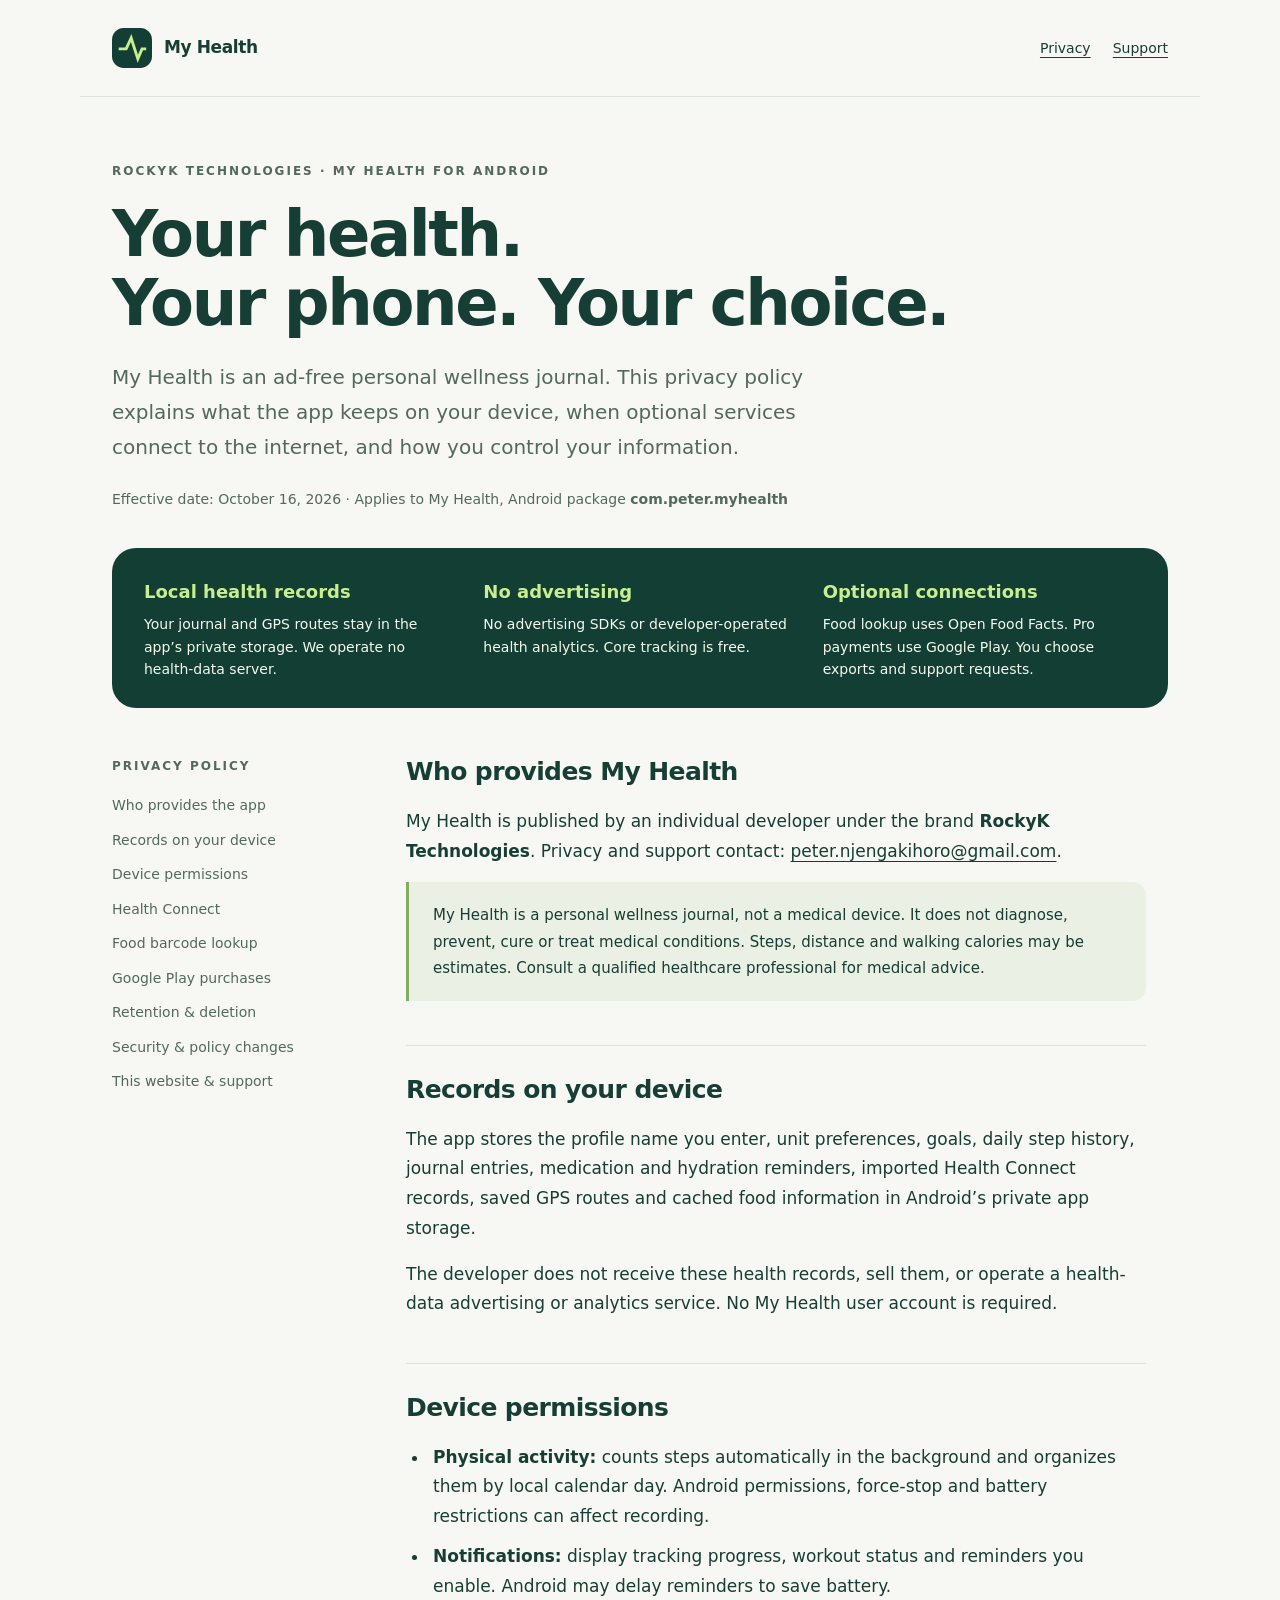
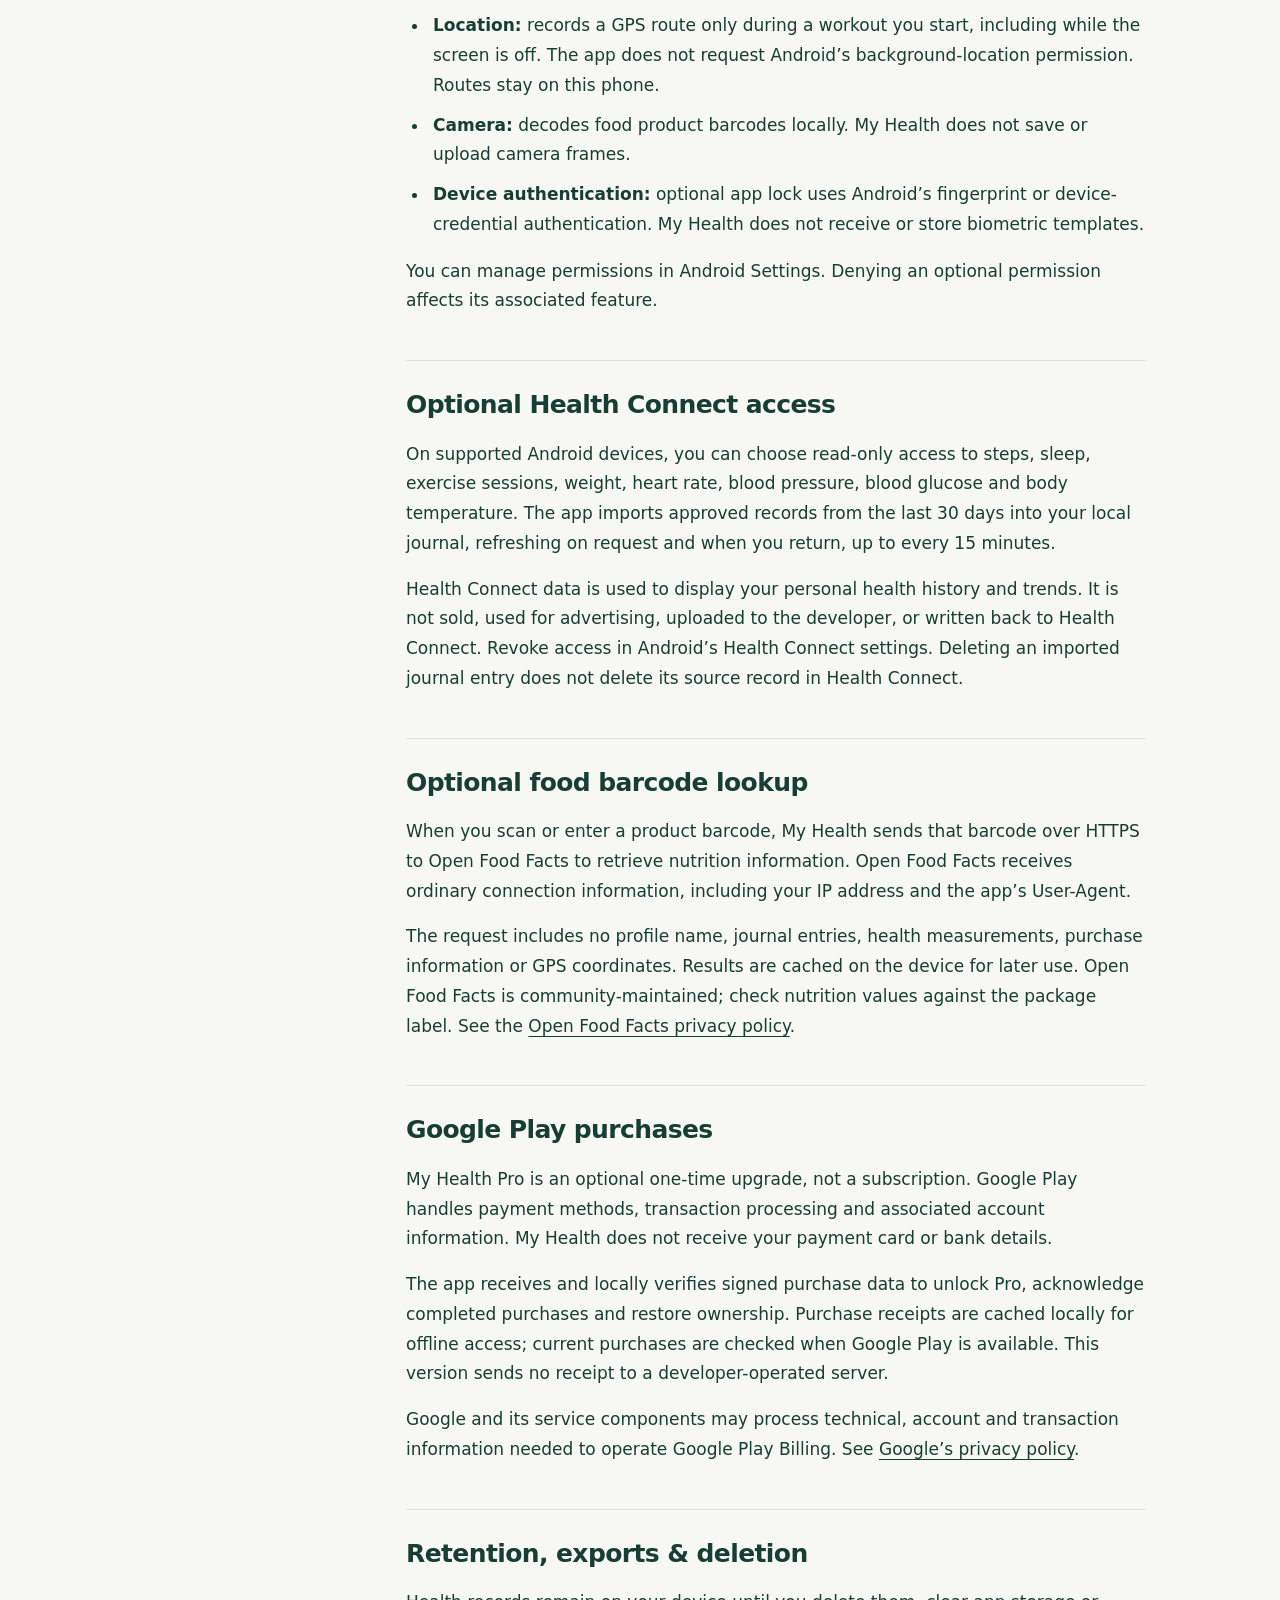
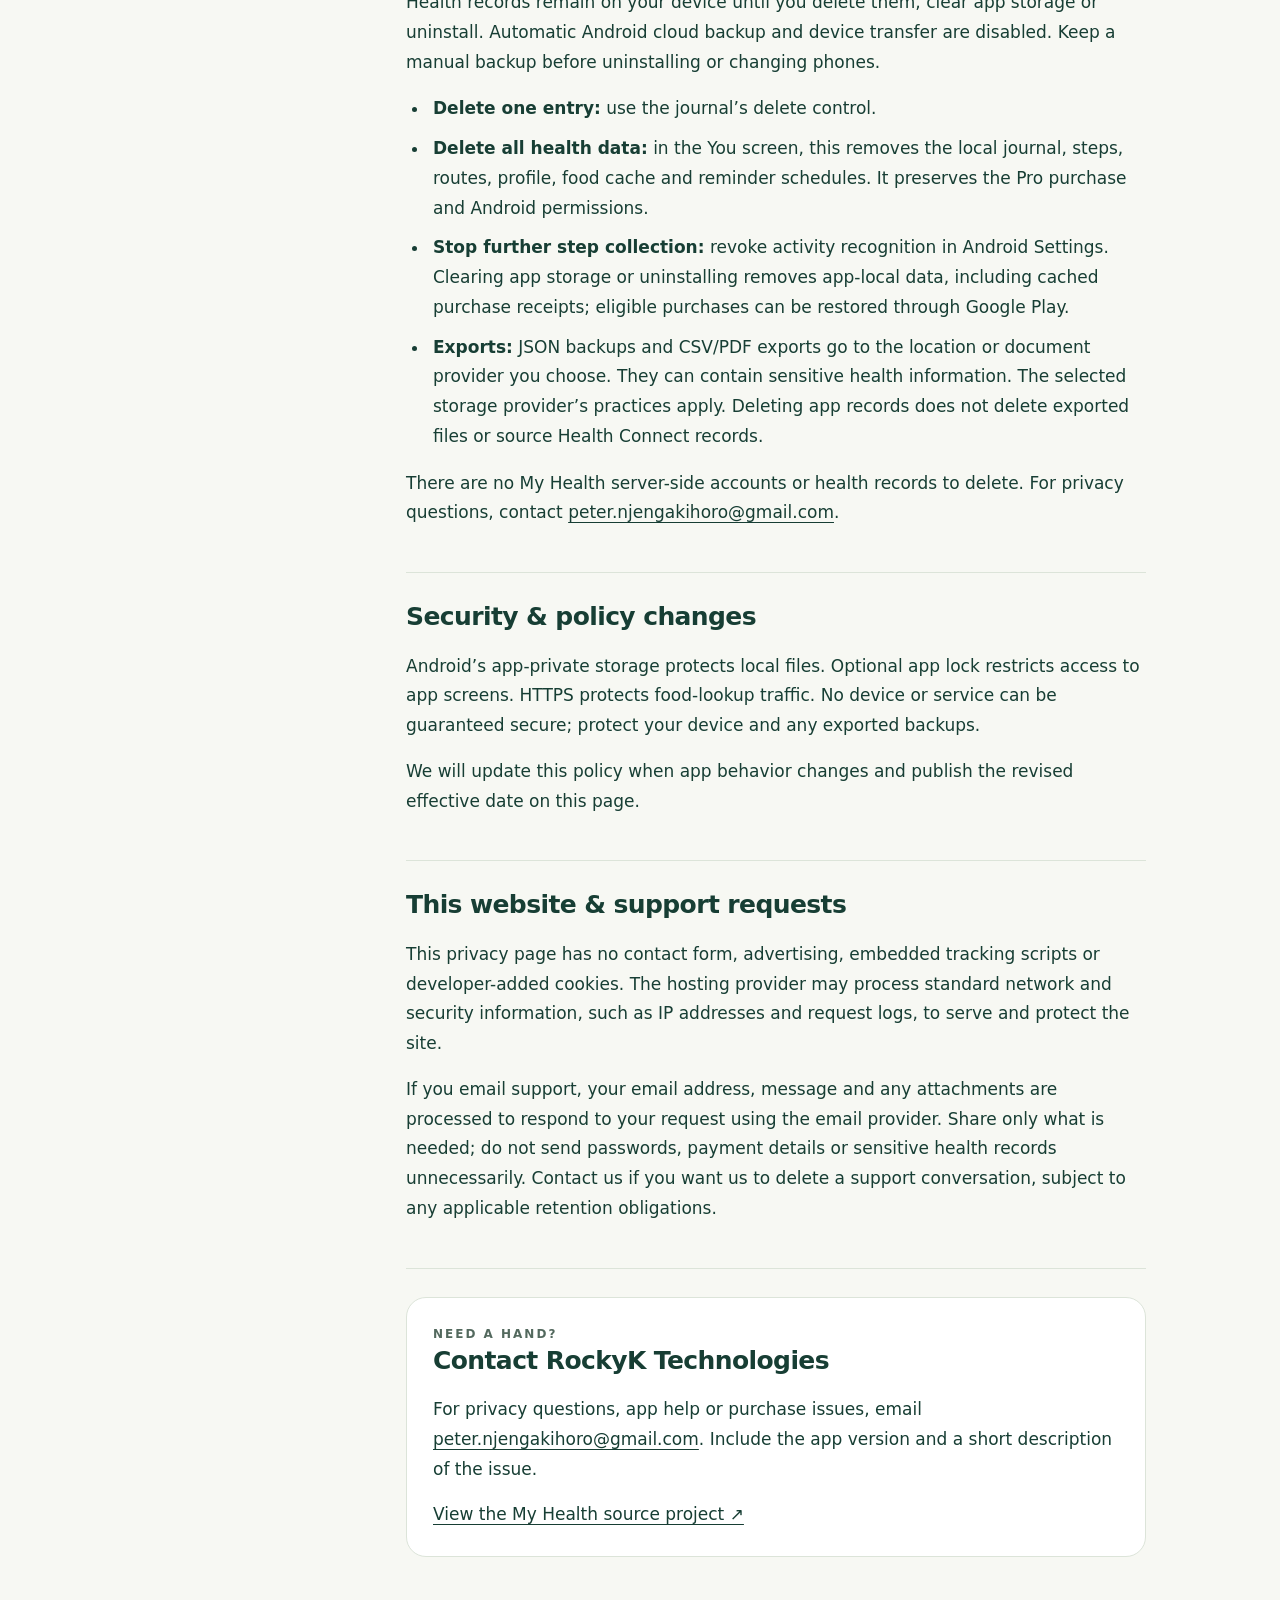
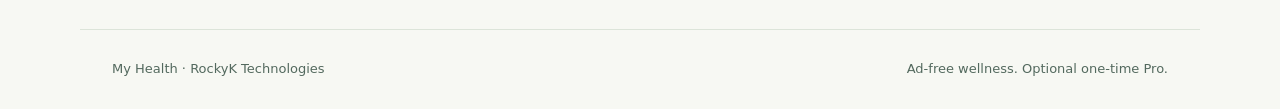
<file: store/privacy/index.html>
<!doctype html>
<html lang="en">
<head>
<meta charset="utf-8"><meta name="viewport" content="width=device-width,initial-scale=1">
<title>My Health — Privacy policy & support</title>
<meta name="description" content="How My Health handles your health records, device permissions, optional services and one-time Pro purchases. Privacy and support from RockyK Technologies.">
<meta name="theme-color" content="#123e34">
<style>
:root{color-scheme:light;--ink:#173e34;--muted:#53695e;--paper:#f7f8f3;--line:#dce4d9;--green:#123e34;--lime:#c7ee8f}*{box-sizing:border-box}html{scroll-behavior:smooth;scroll-padding-top:24px}body{margin:0;background:var(--paper);color:var(--ink);font:17px/1.75 system-ui,-apple-system,BlinkMacSystemFont,"Segoe UI",sans-serif}a{color:inherit;text-underline-offset:4px}a:hover{color:#356b4e}a:focus-visible{outline:3px solid #65994c;outline-offset:5px}header,footer{max-width:1120px;margin:auto;padding:28px 32px}header{display:flex;align-items:center;justify-content:space-between;border-bottom:1px solid var(--line);gap:20px}.brand{display:flex;align-items:center;gap:12px;font-weight:750;text-decoration:none;letter-spacing:-.4px}.brand svg{width:40px;height:40px}header nav{display:flex;gap:22px;font-size:14px}main{max-width:1120px;margin:auto;padding:64px 32px 72px}.eyebrow{text-transform:uppercase;letter-spacing:2px;font-size:12px;font-weight:750;color:var(--muted)}h1{font-size:clamp(38px,6vw,64px);line-height:1.08;letter-spacing:-2.4px;margin:18px 0 22px;font-weight:650}.intro{max-width:730px;font-size:20px;color:var(--muted)}.date{font-size:14px;color:var(--muted);margin:22px 0 36px}.summary{display:grid;grid-template-columns:repeat(3,1fr);background:var(--green);color:#f4faeb;border-radius:24px;padding:28px 32px;gap:26px;margin:36px 0 48px}.summary strong{display:block;color:var(--lime);font-size:18px}.summary p{font-size:14px;margin:6px 0 0;line-height:1.6}.layout{display:grid;grid-template-columns:230px minmax(0,1fr);gap:64px}.contents{font-size:14px;align-self:start;position:sticky;top:24px}.contents p{margin-top:0}.contents a{display:block;color:var(--muted);margin:10px 0;text-decoration:none}.contents a:hover{text-decoration:underline}article{max-width:740px}section{padding:0 0 28px;margin:0 0 28px;border-bottom:1px solid var(--line)}h2{font-size:25px;letter-spacing:-.6px;line-height:1.3;margin:0 0 18px}h3{font-size:18px;margin:24px 0 8px}p{margin:0 0 16px}ul{padding-left:23px}li{padding-left:4px;margin-bottom:10px}.note{background:#eaf0e4;border-left:3px solid #82ac61;padding:20px 24px;border-radius:0 14px 14px 0;font-size:15px}.contact{padding:26px;background:white;border:1px solid var(--line);border-radius:20px}.contact a{overflow-wrap:anywhere}footer{border-top:1px solid var(--line);font-size:13px;color:var(--muted);display:flex;justify-content:space-between;gap:20px}.skip{position:absolute;left:20px;top:-80px;background:white;padding:12px}.skip:focus{top:12px}@media(max-width:760px){header,footer{padding:22px}main{padding:38px 22px 48px}.layout{display:block}.contents{position:static;border-bottom:1px solid var(--line);padding-bottom:20px;margin-bottom:30px}.contents a{display:inline-block;margin:5px 16px 5px 0}.summary{grid-template-columns:1fr;padding:26px;gap:18px}header nav{gap:14px;font-size:13px}h1{letter-spacing:-1.4px}footer{flex-direction:column;gap:4px}}@media(prefers-reduced-motion:reduce){html{scroll-behavior:auto}}
</style>
</head>
<body>
<a class="skip" href="#policy">Skip to privacy policy</a>
<header><a class="brand" href="#top" aria-label="My Health home"><svg viewBox="0 0 48 48" aria-hidden="true"><rect width="48" height="48" rx="14" fill="#123e34"/><path d="M8 25h9l6-13 8 25 5-12h5" fill="none" stroke="#c7ee8f" stroke-width="3.5"/></svg>My Health</a><nav aria-label="Main navigation"><a href="#policy">Privacy</a><a href="#support">Support</a></nav></header>
<main id="top">
<div class="eyebrow">RockyK Technologies · My Health for Android</div>
<h1>Your health.<br>Your phone. Your choice.</h1>
<p class="intro">My Health is an ad-free personal wellness journal. This privacy policy explains what the app keeps on your device, when optional services connect to the internet, and how you control your information.</p>
<p class="date">Effective date: October 16, 2026 · Applies to My Health, Android package <strong>com.peter.myhealth</strong></p>
<div class="summary" aria-label="Privacy at a glance"><div><strong>Local health records</strong><p>Your journal and GPS routes stay in the app’s private storage. We operate no health-data server.</p></div><div><strong>No advertising</strong><p>No advertising SDKs or developer-operated health analytics. Core tracking is free.</p></div><div><strong>Optional connections</strong><p>Food lookup uses Open Food Facts. Pro payments use Google Play. You choose exports and support requests.</p></div></div>
<div class="layout"><nav class="contents" aria-label="Policy contents"><p class="eyebrow">Privacy policy</p><a href="#provider">Who provides the app</a><a href="#device">Records on your device</a><a href="#permissions">Device permissions</a><a href="#health-connect">Health Connect</a><a href="#food">Food barcode lookup</a><a href="#purchases">Google Play purchases</a><a href="#delete">Retention & deletion</a><a href="#security">Security & policy changes</a><a href="#website">This website & support</a></nav>
<article id="policy">
<section id="provider"><h2>Who provides My Health</h2><p>My Health is published by an individual developer under the brand <strong>RockyK Technologies</strong>. Privacy and support contact: <a href="mailto:peter.njengakihoro@gmail.com">peter.njengakihoro@gmail.com</a>.</p><p class="note">My Health is a personal wellness journal, not a medical device. It does not diagnose, prevent, cure or treat medical conditions. Steps, distance and walking calories may be estimates. Consult a qualified healthcare professional for medical advice.</p></section>
<section id="device"><h2>Records on your device</h2><p>The app stores the profile name you enter, unit preferences, goals, daily step history, journal entries, medication and hydration reminders, imported Health Connect records, saved GPS routes and cached food information in Android’s private app storage.</p><p>The developer does not receive these health records, sell them, or operate a health-data advertising or analytics service. No My Health user account is required.</p></section>
<section id="permissions"><h2>Device permissions</h2><ul><li><strong>Physical activity:</strong> counts steps automatically in the background and organizes them by local calendar day. Android permissions, force-stop and battery restrictions can affect recording.</li><li><strong>Notifications:</strong> display tracking progress, workout status and reminders you enable. Android may delay reminders to save battery.</li><li><strong>Location:</strong> records a GPS route only during a workout you start, including while the screen is off. The app does not request Android’s background-location permission. Routes stay on this phone.</li><li><strong>Camera:</strong> decodes food product barcodes locally. My Health does not save or upload camera frames.</li><li><strong>Device authentication:</strong> optional app lock uses Android’s fingerprint or device-credential authentication. My Health does not receive or store biometric templates.</li></ul><p>You can manage permissions in Android Settings. Denying an optional permission affects its associated feature.</p></section>
<section id="health-connect"><h2>Optional Health Connect access</h2><p>On supported Android devices, you can choose read-only access to steps, sleep, exercise sessions, weight, heart rate, blood pressure, blood glucose and body temperature. The app imports approved records from the last 30 days into your local journal, refreshing on request and when you return, up to every 15 minutes.</p><p>Health Connect data is used to display your personal health history and trends. It is not sold, used for advertising, uploaded to the developer, or written back to Health Connect. Revoke access in Android’s Health Connect settings. Deleting an imported journal entry does not delete its source record in Health Connect.</p></section>
<section id="food"><h2>Optional food barcode lookup</h2><p>When you scan or enter a product barcode, My Health sends that barcode over HTTPS to Open Food Facts to retrieve nutrition information. Open Food Facts receives ordinary connection information, including your IP address and the app’s User-Agent.</p><p>The request includes no profile name, journal entries, health measurements, purchase information or GPS coordinates. Results are cached on the device for later use. Open Food Facts is community-maintained; check nutrition values against the package label. See the <a href="https://world.openfoodfacts.org/privacy">Open Food Facts privacy policy</a>.</p></section>
<section id="purchases"><h2>Google Play purchases</h2><p>My Health Pro is an optional one-time upgrade, not a subscription. Google Play handles payment methods, transaction processing and associated account information. My Health does not receive your payment card or bank details.</p><p>The app receives and locally verifies signed purchase data to unlock Pro, acknowledge completed purchases and restore ownership. Purchase receipts are cached locally for offline access; current purchases are checked when Google Play is available. This version sends no receipt to a developer-operated server.</p><p>Google and its service components may process technical, account and transaction information needed to operate Google Play Billing. See <a href="https://policies.google.com/privacy">Google’s privacy policy</a>.</p></section>
<section id="delete"><h2>Retention, exports & deletion</h2><p>Health records remain on your device until you delete them, clear app storage or uninstall. Automatic Android cloud backup and device transfer are disabled. Keep a manual backup before uninstalling or changing phones.</p><ul><li><strong>Delete one entry:</strong> use the journal’s delete control.</li><li><strong>Delete all health data:</strong> in the You screen, this removes the local journal, steps, routes, profile, food cache and reminder schedules. It preserves the Pro purchase and Android permissions.</li><li><strong>Stop further step collection:</strong> revoke activity recognition in Android Settings. Clearing app storage or uninstalling removes app-local data, including cached purchase receipts; eligible purchases can be restored through Google Play.</li><li><strong>Exports:</strong> JSON backups and CSV/PDF exports go to the location or document provider you choose. They can contain sensitive health information. The selected storage provider’s practices apply. Deleting app records does not delete exported files or source Health Connect records.</li></ul><p>There are no My Health server-side accounts or health records to delete. For privacy questions, contact <a href="mailto:peter.njengakihoro@gmail.com">peter.njengakihoro@gmail.com</a>.</p></section>
<section id="security"><h2>Security & policy changes</h2><p>Android’s app-private storage protects local files. Optional app lock restricts access to app screens. HTTPS protects food-lookup traffic. No device or service can be guaranteed secure; protect your device and any exported backups.</p><p>We will update this policy when app behavior changes and publish the revised effective date on this page.</p></section>
<section id="website"><h2>This website & support requests</h2><p>This privacy page has no contact form, advertising, embedded tracking scripts or developer-added cookies. The hosting provider may process standard network and security information, such as IP addresses and request logs, to serve and protect the site.</p><p>If you email support, your email address, message and any attachments are processed to respond to your request using the email provider. Share only what is needed; do not send passwords, payment details or sensitive health records unnecessarily. Contact us if you want us to delete a support conversation, subject to any applicable retention obligations.</p></section>
<div id="support" class="contact"><div class="eyebrow">Need a hand?</div><h2>Contact RockyK Technologies</h2><p>For privacy questions, app help or purchase issues, email <a href="mailto:peter.njengakihoro@gmail.com">peter.njengakihoro@gmail.com</a>. Include the app version and a short description of the issue.</p><a href="https://github.com/PeterNjengaK/my-health">View the My Health source project ↗</a></div>
</article></div></main>
<footer><span>My Health · RockyK Technologies</span><span>Ad-free wellness. Optional one-time Pro.</span></footer>
</body></html>
</file>
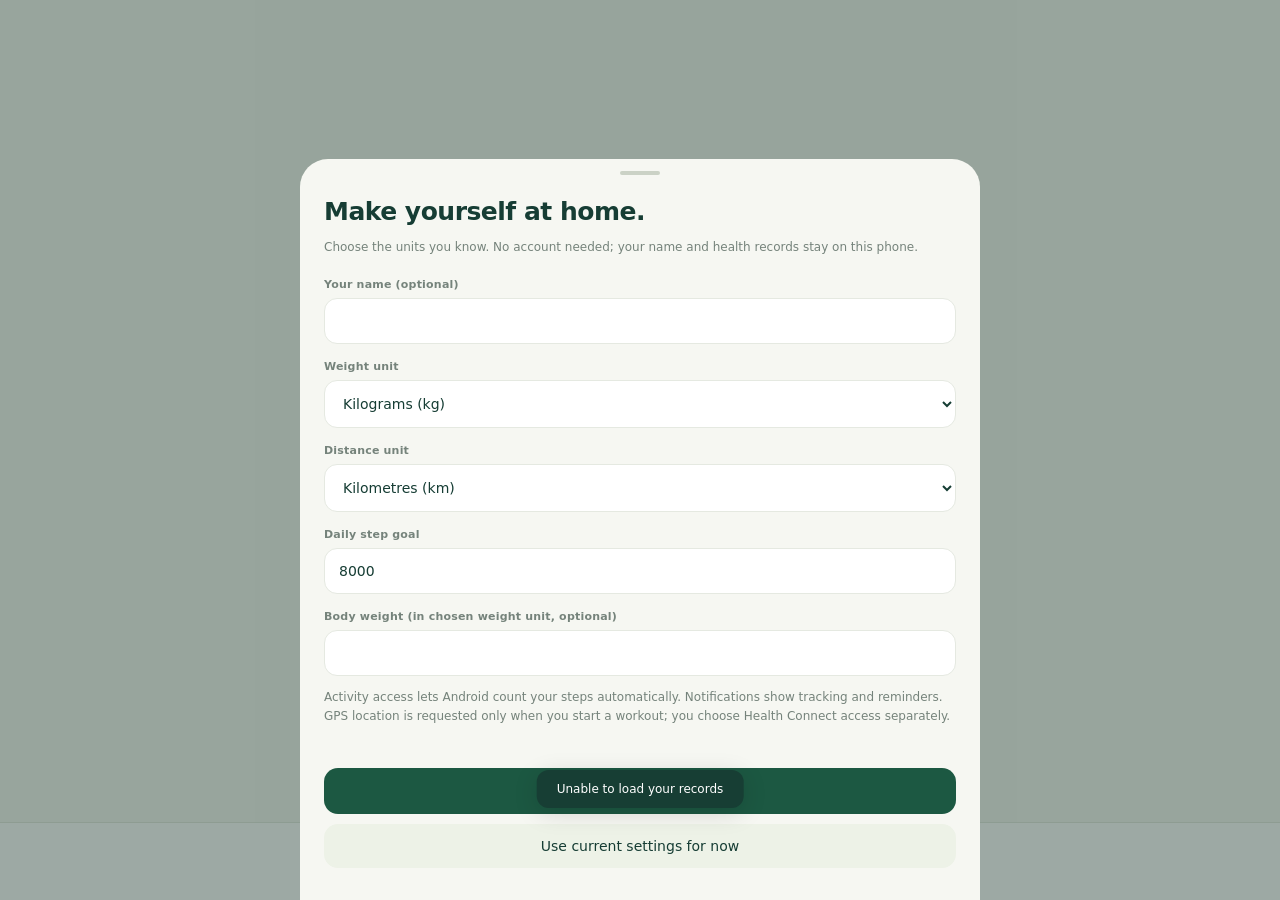
<file: app/src/main/assets/index.html>
<!doctype html>
<html lang="en">
  <head>
    <meta charset="utf-8" />
    <meta name="viewport" content="width=device-width, initial-scale=1" />
    <meta name="theme-color" content="#f6f7f2" />
    <meta
      http-equiv="Content-Security-Policy"
      content="default-src 'self'; style-src 'self' 'unsafe-inline'; script-src 'self'; img-src 'self' data:; connect-src 'none'"
    />
    <title>My Health</title>
    <link rel="stylesheet" href="style.css" />
  </head>
  <body>
    <main id="app"></main>
    <nav id="nav"></nav>
    <div id="overlay" hidden>
      <section class="sheet">
        <div class="handle"></div>
        <div id="sheet"></div>
      </section>
    </div>
    <div id="toast" role="status"></div>
    <link rel="stylesheet" href="premium.css" />
    <script src="app.js"></script>
    <script src="premium.js"></script>
    <script src="pro.js"></script>
    <script src="units.js"></script>
    <script src="polish.js"></script>
    <script src="review.js"></script>
    <link rel="stylesheet" href="polish.css" />
  </body>
</html>
</file>
<file: app/src/main/assets/style.css>
:root {
  --paper: #f6f7f2;
  --card: #fff;
  --ink: #163d34;
  --muted: #75837b;
  --green: #164c3d;
  --lime: #c7ee8f;
  --line: #e5e9e1;
  --blue: #dcecf5;
  --peach: #f8e4d3;
  --lavender: #e9e4f6;
}
* {
  box-sizing: border-box;
}
body {
  margin: 0;
  background: var(--paper);
  color: var(--ink);
  font-family:
    system-ui,
    -apple-system,
    sans-serif;
  font-size: 14px;
}
button,
input,
select,
textarea {
  font: inherit;
}
button {
  cursor: pointer;
  border: 0;
  color: inherit;
}
button:active {
  transform: scale(0.98);
}
main {
  padding: 24px 22px 110px;
  max-width: 680px;
  margin: auto;
}
header {
  display: flex;
  align-items: center;
  justify-content: space-between;
  margin-bottom: 24px;
}
.eyebrow {
  text-transform: uppercase;
  letter-spacing: 2px;
  font-size: 10px;
  font-weight: 750;
  color: var(--muted);
  margin-bottom: 8px;
}
h1 {
  font-size: 30px;
  letter-spacing: -1.1px;
  margin: 0;
  font-weight: 650;
}
h2 {
  font-size: 19px;
  letter-spacing: -0.5px;
  margin: 0;
}
h3 {
  font-size: 15px;
  margin: 0;
}
p {
  line-height: 1.6;
}
.muted {
  color: var(--muted);
}
.small {
  font-size: 12px;
}
.brand {
  display: flex;
  gap: 7px;
  align-items: center;
  font-size: 11px;
  letter-spacing: 1px;
}
.avatar {
  height: 44px;
  width: 44px;
  border-radius: 50%;
  background: var(--line);
  font-weight: 650;
  font-size: 18px;
}
.section-title {
  display: flex;
  justify-content: space-between;
  align-items: center;
  margin: 26px 0 14px;
}
.link {
  background: none;
  color: var(--green);
  font-size: 12px;
  font-weight: 700;
  padding: 8px;
}
.hero {
  background: var(--green);
  border-radius: 28px;
  padding: 22px;
  color: #fff;
  position: relative;
  overflow: hidden;
}
.hero .eyebrow {
  color: #b8d0b9;
}
.hero-top {
  display: flex;
  justify-content: space-between;
  align-items: center;
}
.pill {
  font-size: 10px;
  padding: 7px 10px;
  border-radius: 20px;
  background: #ffffff18;
  display: inline-flex;
  align-items: center;
  gap: 5px;
}
.dot {
  width: 5px;
  height: 5px;
  border-radius: 50%;
  background: var(--lime);
}
.ring {
  width: 226px;
  height: 226px;
  margin: 12px auto;
  position: relative;
  display: grid;
  place-items: center;
}
.ring svg {
  position: absolute;
  inset: 0;
  transform: rotate(-90deg);
  width: 100%;
  height: 100%;
}
.ring circle {
  fill: none;
  stroke-width: 9;
}
.ring .track {
  stroke: #ffffff17;
}
.ring .fill {
  stroke: var(--lime);
  stroke-linecap: round;
  transition: stroke-dashoffset 0.8s;
}
.ring-value {
  text-align: center;
}
.ring-value strong {
  font-size: 51px;
  letter-spacing: -2px;
  font-weight: 550;
  display: block;
  line-height: 1.1;
}
.ring-value span {
  color: #c4d8cd;
  font-size: 12px;
}
.ring-value .shoe {
  color: var(--lime);
  margin-bottom: 8px;
}
.hero-foot {
  display: grid;
  grid-template-columns: repeat(3, 1fr);
  text-align: center;
  padding-top: 18px;
  border-top: 1px solid #ffffff20;
}
.hero-foot strong {
  display: block;
  font-size: 17px;
  font-weight: 550;
}
.hero-foot span {
  font-size: 10px;
  color: #bed0c5;
}
.hero-foot > div + div {
  border-left: 1px solid #ffffff20;
}
.grid {
  display: grid;
  grid-template-columns: 1fr 1fr;
  gap: 12px;
}
.card {
  background: var(--card);
  border: 1px solid var(--line);
  border-radius: 22px;
  padding: 18px;
  text-align: left;
}
.metric {
  min-height: 160px;
  display: flex;
  flex-direction: column;
  align-items: flex-start;
}
.metric strong {
  font-size: 25px;
  font-weight: 600;
  letter-spacing: -0.8px;
  margin: 15px 0 3px;
}
.metric strong small {
  font-size: 12px;
  font-weight: 450;
  letter-spacing: 0;
  color: var(--muted);
}
.icon {
  height: 34px;
  width: 34px;
  border-radius: 11px;
  display: grid;
  place-items: center;
  background: var(--blue);
  font-size: 19px;
}
.icon.green {
  background: #e6efd9;
}
.icon.peach {
  background: var(--peach);
}
.icon.purple {
  background: var(--lavender);
}
.metric-head {
  display: flex;
  align-items: center;
  gap: 9px;
  font-size: 12px;
  font-weight: 650;
}
.progress {
  height: 5px;
  background: #e7ece7;
  border-radius: 8px;
  margin-top: 14px;
  width: 100%;
  overflow: hidden;
}
.progress i {
  display: block;
  height: 100%;
  background: #78a79c;
  border-radius: 8px;
}
.quick {
  display: flex;
  gap: 9px;
  overflow: auto;
  padding-bottom: 5px;
}
.quick button {
  white-space: nowrap;
  background: white;
  border: 1px solid var(--line);
  border-radius: 14px;
  padding: 12px 15px;
  font-size: 12px;
}
.empty {
  padding: 25px 16px;
  text-align: center;
  background: #edf1e8;
  border-radius: 18px;
  line-height: 1.7;
  color: var(--muted);
  font-size: 12px;
}
.row {
  display: flex;
  align-items: center;
  gap: 12px;
  padding: 15px 0;
  border-bottom: 1px solid var(--line);
}
.row:last-child {
  border-bottom: none;
}
.row .grow {
  flex: 1;
  min-width: 0;
}
.row .grow strong {
  display: block;
  margin-bottom: 4px;
  font-size: 13px;
}
.row .grow span {
  font-size: 11px;
  color: var(--muted);
}
.value {
  font-size: 13px;
  font-weight: 650;
  text-align: right;
}
.delete {
  background: transparent;
  color: #9b716a;
  font-size: 18px;
  padding: 8px;
}
.chart {
  display: flex;
  align-items: flex-end;
  gap: 9px;
  height: 155px;
  padding-top: 20px;
  margin: 8px 0;
}
.bar-slot {
  flex: 1;
  text-align: center;
  height: 100%;
  display: flex;
  flex-direction: column;
  justify-content: flex-end;
}
.bar {
  min-height: 4px;
  border-radius: 6px 6px 3px 3px;
  background: #dce7d4;
  margin: 0 auto;
  width: 70%;
  max-width: 35px;
}
.bar.today {
  background: var(--green);
}
.bar-slot span {
  font-size: 9px;
  margin-top: 8px;
  color: var(--muted);
}
.bar-slot small {
  font-size: 8px;
  color: var(--muted);
  margin-bottom: 4px;
}
.stats {
  display: grid;
  grid-template-columns: 1fr 1fr;
  gap: 12px;
  margin-top: 14px;
}
.stat strong {
  font-size: 27px;
  display: block;
  font-weight: 550;
  letter-spacing: -1px;
}
.stat span {
  font-size: 11px;
  color: var(--muted);
}
nav {
  position: fixed;
  bottom: 0;
  left: 0;
  right: 0;
  background: #fcfdf9f5;
  border-top: 1px solid var(--line);
  height: 78px;
  display: flex;
  justify-content: center;
  z-index: 10;
  backdrop-filter: blur(15px);
}
nav button {
  background: transparent;
  flex: 1;
  max-width: 150px;
  color: #8c978e;
  display: flex;
  flex-direction: column;
  gap: 5px;
  align-items: center;
  justify-content: center;
  font-size: 10px;
}
nav button.active {
  color: var(--green);
  font-weight: 700;
}
nav svg {
  width: 22px;
  height: 22px;
}
.catalog {
  display: grid;
  grid-template-columns: 1fr 1fr;
  gap: 12px;
}
.catalog button {
  display: flex;
  flex-direction: column;
  gap: 10px;
}
.catalog .small {
  line-height: 1.5;
  color: var(--muted);
  font-size: 11px;
}
.notice {
  border-radius: 16px;
  padding: 15px 17px;
  background: #e8efdf;
  font-size: 12px;
  line-height: 1.7;
  margin: 14px 0;
}
.notice button {
  background: var(--green);
  color: white;
  border-radius: 11px;
  padding: 10px 15px;
  margin-top: 9px;
  display: block;
}
.filter {
  display: flex;
  gap: 8px;
  overflow: auto;
  padding: 0 0 14px;
}
.filter button {
  background: white;
  border: 1px solid var(--line);
  border-radius: 20px;
  padding: 8px 13px;
  white-space: nowrap;
  font-size: 11px;
}
.filter button.active {
  background: var(--green);
  color: white;
  border-color: var(--green);
}
#overlay {
  position: fixed;
  inset: 0;
  background: #0b281c66;
  z-index: 30;
  display: flex;
  align-items: flex-end;
  justify-content: center;
}
#overlay[hidden] {
  display: none;
}
.sheet {
  background: var(--paper);
  border-radius: 28px 28px 0 0;
  max-width: 680px;
  width: 100%;
  max-height: 92%;
  overflow: auto;
  padding: 12px 24px 32px;
}
.handle {
  height: 4px;
  width: 40px;
  border-radius: 4px;
  background: #cbd2c6;
  margin: 0 auto 22px;
}
.sheet h2 {
  font-size: 25px;
  margin: 0 0 8px;
}
.sheet p {
  font-size: 12px;
  color: var(--muted);
  margin-bottom: 20px;
}
label {
  display: block;
  color: var(--muted);
  font-size: 11px;
  font-weight: 600;
  margin: 16px 0 7px;
}
input,
select,
textarea {
  width: 100%;
  background: white;
  border: 1px solid #dbe2d7;
  border-radius: 13px;
  padding: 14px;
  color: var(--ink);
  outline: none;
}
input:focus,
select:focus,
textarea:focus {
  border-color: var(--green);
}
textarea {
  min-height: 80px;
  resize: vertical;
}
.primary {
  background: var(--green);
  color: white;
  border-radius: 14px;
  padding: 15px;
  width: 100%;
  font-weight: 650;
  margin-top: 22px;
}
.secondary {
  background: #e6ebdf;
  border-radius: 14px;
  padding: 14px;
  width: 100%;
  margin-top: 10px;
}
.danger {
  color: #a1423f;
}
.settings-row {
  display: flex;
  justify-content: space-between;
  align-items: center;
  gap: 15px;
  padding: 17px 0;
  border-bottom: 1px solid var(--line);
}
.settings-row strong {
  display: block;
  font-size: 13px;
}
.settings-row span {
  font-size: 11px;
  color: var(--muted);
  line-height: 1.7;
}
.switch {
  background: var(--green);
  color: white;
  border-radius: 10px;
  padding: 10px 12px;
  font-size: 11px;
  white-space: nowrap;
}
#toast {
  position: fixed;
  bottom: 92px;
  left: 50%;
  transform: translateX(-50%);
  background: #173e34;
  color: white;
  border-radius: 12px;
  padding: 12px 20px;
  z-index: 60;
  display: none;
  max-width: 90%;
  font-size: 12px;
  box-shadow: 0 5px 25px #0002;
}
.about {
  text-align: center;
  padding: 25px 0;
  font-size: 10px;
  color: var(--muted);
  line-height: 1.8;
}
.sparkline {
  width: 100%;
  height: 100px;
  margin: 10px 0;
}
.summary-number {
  font-size: 32px;
  font-weight: 550;
  letter-spacing: -1px;
}
.label-space {
  margin-bottom: 8px;
}
.flex {
  display: flex;
  justify-content: space-between;
  align-items: center;
}
.badge {
  border-radius: 8px;
  background: #e7efdd;
  color: #416640;
  padding: 6px 9px;
  font-size: 10px;
}
.journal-date {
  font-size: 11px;
  font-weight: 650;
  color: var(--muted);
  margin: 20px 0 0;
}
.check {
  font-size: 11px;
  background: #e6efdb;
  padding: 8px 10px;
  border-radius: 9px;
}
svg {
  vertical-align: middle;
}
.page-intro {
  color: var(--muted);
  font-size: 13px;
  margin: 10px 0 24px;
}
.section-sub {
  font-size: 11px;
  color: var(--muted);
  margin: 7px 0 15px;
}
@media (min-width: 600px) {
  main {
    padding-top: 35px;
  }
  .hero {
    padding: 28px;
  }
  .catalog {
    grid-template-columns: repeat(3, 1fr);
  }
}
.shoe svg {
  width: 24px;
  height: 24px;
}
html {
  overflow-anchor: none;
}
.ring .shoe svg {
  position: static;
  transform: none;
  width: 24px;
  height: 24px;
}
</file>
<file: app/src/main/assets/premium.css>
/* Calm surfaces, consistent controls, and a complete dark palette. */
:root {
  color-scheme: light;
  --soft: #edf2e7;
  --shadow: 0 4px 20px #193d2c05;
}
html[data-theme='dark'] {
  color-scheme: dark;
  --paper: #101b17;
  --card: #192720;
  --ink: #e0edde;
  --muted: #a2b2a4;
  --green: #244f3d;
  --line: #2c3c30;
  --blue: #223f48;
  --peach: #49392c;
  --lavender: #383448;
  --soft: #213025;
  --shadow: 0 4px 20px #0001;
}
body {
  transition:
    background 0.2s,
    color 0.2s;
}
main {
  padding: 26px 20px 112px;
}
header {
  margin-bottom: 26px;
}
h1 {
  font-size: clamp(25px, 7.3vw, 32px);
  line-height: 1.18;
  font-weight: 620;
}
h2 {
  font-weight: 620;
}
button,
.link,
.check,
.edit-entry {
  min-height: 44px;
}
.card {
  box-shadow: var(--shadow);
}
.hero {
  background: linear-gradient(145deg, #124738, #225b45);
  border: 1px solid #44715855;
  box-shadow: 0 12px 32px #17483615;
}
.hero h2 {
  font-size: 21px;
}
.ring-value strong {
  font-weight: 560;
  font-variant-numeric: tabular-nums;
}
.hero-foot strong {
  font-variant-numeric: tabular-nums;
}
.ring > svg {
  position: absolute;
  inset: 0;
}
.ring .shoe svg {
  position: static;
  width: 24px;
  height: 24px;
  transform: none;
}
.metric {
  min-height: 167px;
}
.metric-head {
  font-size: 12px;
}
.metric strong {
  font-weight: 590;
}
.icon svg {
  width: 20px;
  height: 20px;
}
.icon.green {
  background: var(--soft);
}
.empty,
.notice {
  background: var(--soft);
}
.quick button,
.filter button {
  background: var(--card);
}
.filter button.active {
  color: #fff;
}
.progress {
  background: var(--line);
}
.quick button {
  min-height: 46px;
}
.primary,
.switch {
  background: #1c5842;
  color: #fff;
}
.secondary {
  background: var(--soft);
  color: var(--ink);
}
input,
select,
textarea {
  background: var(--card);
  color: var(--ink);
  border-color: var(--line);
}
label {
  letter-spacing: 0.2px;
}
input:focus,
select:focus,
textarea:focus {
  border-color: #79a888;
  box-shadow: 0 0 0 3px #83ac7620;
}
nav {
  height: 78px;
  background: var(--card);
  box-shadow: 0 -5px 25px #00003;
}
nav button.active {
  color: var(--ink);
}
nav button.active svg {
  background: var(--soft);
  border-radius: 10px;
  padding: 5px;
  width: 34px;
  height: 30px;
}
nav button {
  min-height: 60px;
  font-size: 10px;
}
.avatar {
  background: var(--soft);
  border: 1px solid var(--line);
}
.feature-strip {
  display: grid;
  grid-template-columns: repeat(3, 1fr);
  gap: 8px;
  padding: 16px 0 0;
}
.feature-strip button {
  display: flex;
  flex-direction: column;
  align-items: center;
  gap: 7px;
  background: transparent;
  color: var(--muted);
  font-size: 10px;
  padding: 8px 2px;
}
.feature-strip svg {
  width: 23px;
  height: 23px;
  color: var(--ink);
}
.feature-strip button + button {
  border-left: 1px solid var(--line);
}
.section-title {
  margin-top: 28px;
}
.split-buttons {
  display: flex;
  gap: 10px;
}
.split-buttons > button {
  flex: 1;
  font-size: 11px;
}
.split-buttons .primary,
.split-buttons .secondary {
  margin-top: 12px;
}
.edit-entry {
  background: transparent;
  color: var(--muted);
  font-size: 17px;
  padding: 8px;
  min-width: 32px;
}
.row {
  gap: 9px;
}
.row .grow {
  overflow: hidden;
}
.row .grow strong,
.row .grow span {
  overflow-wrap: anywhere;
}
.row .value {
  max-width: 100px;
  overflow-wrap: anywhere;
}
.delete {
  min-width: 30px;
  padding: 7px;
}
.catalog {
  grid-template-columns: repeat(3, 1fr);
  gap: 8px;
}
.catalog .card {
  padding: 12px;
  border-radius: 17px;
  gap: 8px;
}
.catalog h3 {
  font-size: 11px;
  line-height: 1.4;
}
.catalog .small {
  display: none;
}
.workout-intro {
  background: linear-gradient(140deg, var(--card), var(--soft));
}
.workout-intro h2 {
  margin-top: 20px;
  font-size: 25px;
}
.workout-types {
  display: grid;
  grid-template-columns: repeat(3, 1fr);
  gap: 8px;
  margin-top: 22px;
}
.workout-types button {
  background: #1c5842;
  color: #fff;
  border-radius: 13px;
  font-size: 12px;
  padding: 13px 7px;
}
.route-empty {
  background: var(--soft);
  border: 1px dashed var(--line);
  border-radius: 18px;
  padding: 35px 15px;
  margin: 20px 0;
  display: flex;
  flex-direction: column;
  align-items: center;
  gap: 10px;
  color: var(--muted);
}
.route-empty svg {
  width: 30px;
  height: 30px;
}
.route-empty strong {
  font-size: 13px;
  color: var(--ink);
}
.route-empty span {
  font-size: 11px;
}
.route-map {
  position: relative;
  border-radius: 18px;
  overflow: hidden;
  background: var(--soft);
  margin: 18px 0;
}
.route-map > svg {
  width: 100%;
  height: 210px;
  display: block;
}
.map-label {
  position: absolute;
  bottom: 9px;
  right: 12px;
  font-size: 9px;
  color: var(--muted);
}
.workout-stats {
  display: grid;
  grid-template-columns: repeat(3, 1fr);
  text-align: center;
  padding: 6px 0 12px;
}
.workout-stats strong {
  display: block;
  font-size: 23px;
  font-weight: 600;
  font-variant-numeric: tabular-nums;
}
.workout-stats span {
  display: block;
  margin-top: 7px;
  font-size: 10px;
  color: var(--muted);
}
.workout-stats > div + div {
  border-left: 1px solid var(--line);
}
.live {
  background: var(--soft);
  color: var(--ink);
}
.live .dot {
  background: #85b779;
}
.session-banner {
  width: 100%;
  display: flex;
  align-items: center;
  justify-content: center;
  gap: 10px;
  background: var(--soft);
  border-radius: 15px;
  margin-top: 20px;
  padding: 14px 10px;
  font-size: 12px;
}
.calendar-card {
  margin-top: 12px;
}
.heatmap {
  display: grid;
  grid-template-columns: repeat(7, 1fr);
  gap: 6px;
  margin-top: 14px;
}
.heat {
  height: 32px;
  border-radius: 6px;
  display: grid;
  place-items: center;
  background: var(--soft);
  font-size: 10px;
  color: var(--muted);
}
.heat.some {
  background: #a6c892;
  color: #214936;
}
.heat.full {
  background: #245b40;
  color: #eff9e7;
}
.stat small {
  font-size: 11px;
  font-weight: 400;
}
.badge {
  background: var(--soft);
  color: var(--ink);
  font-size: 9px;
  letter-spacing: 0.5px;
}
.profile-card {
  display: flex;
  align-items: center;
  gap: 18px;
}
.profile-initial {
  width: 58px;
  height: 58px;
  border-radius: 20px;
  display: grid;
  place-items: center;
  background: var(--soft);
  font-size: 26px;
}
.profile-card h2 {
  margin-bottom: 5px;
}
.settings-row {
  gap: 12px;
}
.settings-row > div {
  flex: 1;
}
.settings-row span {
  display: block;
  margin-top: 6px;
  font-size: 11px;
}
.settings-row strong {
  font-size: 13px;
}
.compact-select {
  width: 100px;
  font-size: 11px;
  padding: 12px 8px;
}
.connected-title {
  margin-top: 17px;
  font-size: 18px;
}
.sync-status {
  color: var(--ink);
  font-size: 12px;
  background: var(--soft);
  padding: 10px;
  border-radius: 10px;
}
.scan-button {
  width: 100%;
  padding: 13px;
  border-radius: 13px;
  background: var(--soft);
}
.attribution {
  font-size: 10px !important;
  line-height: 1.6;
  margin: 10px 0 16px !important;
  color: var(--muted);
}
.food-product {
  margin: 20px 0;
}
.food-product h3 {
  margin-top: 15px;
  font-size: 19px;
}
.nutrition-line {
  display: flex;
  flex-direction: column;
  gap: 6px;
  padding: 12px 0;
  border-top: 1px solid var(--line);
  border-bottom: 1px solid var(--line);
}
.nutrition-line strong {
  font-size: 20px;
}
.nutrition-line span {
  color: var(--muted);
  font-size: 11px;
}
.sheet {
  overscroll-behavior: contain;
}
.check {
  background: var(--soft);
}
.link {
  color: var(--ink);
}
@media (prefers-reduced-motion: reduce) {
  *,
  *::before,
  *::after {
    transition: none !important;
    animation: none !important;
  }
}
</file>
<file: app/src/main/assets/polish.css>
.unit-options { display:grid; grid-template-columns:1fr 1.5fr; gap:12px; align-items:center; }
.unit-options label { margin:0; }
.unit-options select { margin:0; }
.setup-banner { width:100%; padding:16px; margin:0 0 20px; border-radius:18px; background:var(--card); color:var(--ink); border:1px solid var(--line); text-align:left; font-weight:600; }
.progress-summary { display:grid; grid-template-columns:1fr 1fr; gap:18px; }
.progress-summary strong { display:block; font-size:26px; margin:8px 0; }
.progress-summary small { font-size:13px; font-weight:400; }
.day-list button { display:flex; width:100%; justify-content:space-between; gap:12px; padding:15px 0; background:none; color:inherit; border:0; border-bottom:1px solid var(--line); text-align:left; }
.day-list button:last-child { border-bottom:0; }
.heatmap button.heat { border:0; color:inherit; font:inherit; cursor:pointer; }
:focus-visible { outline:2px solid var(--muted); outline-offset:3px; }
@media(max-width:350px) { .progress-summary {grid-template-columns:1fr;} }
</file>
